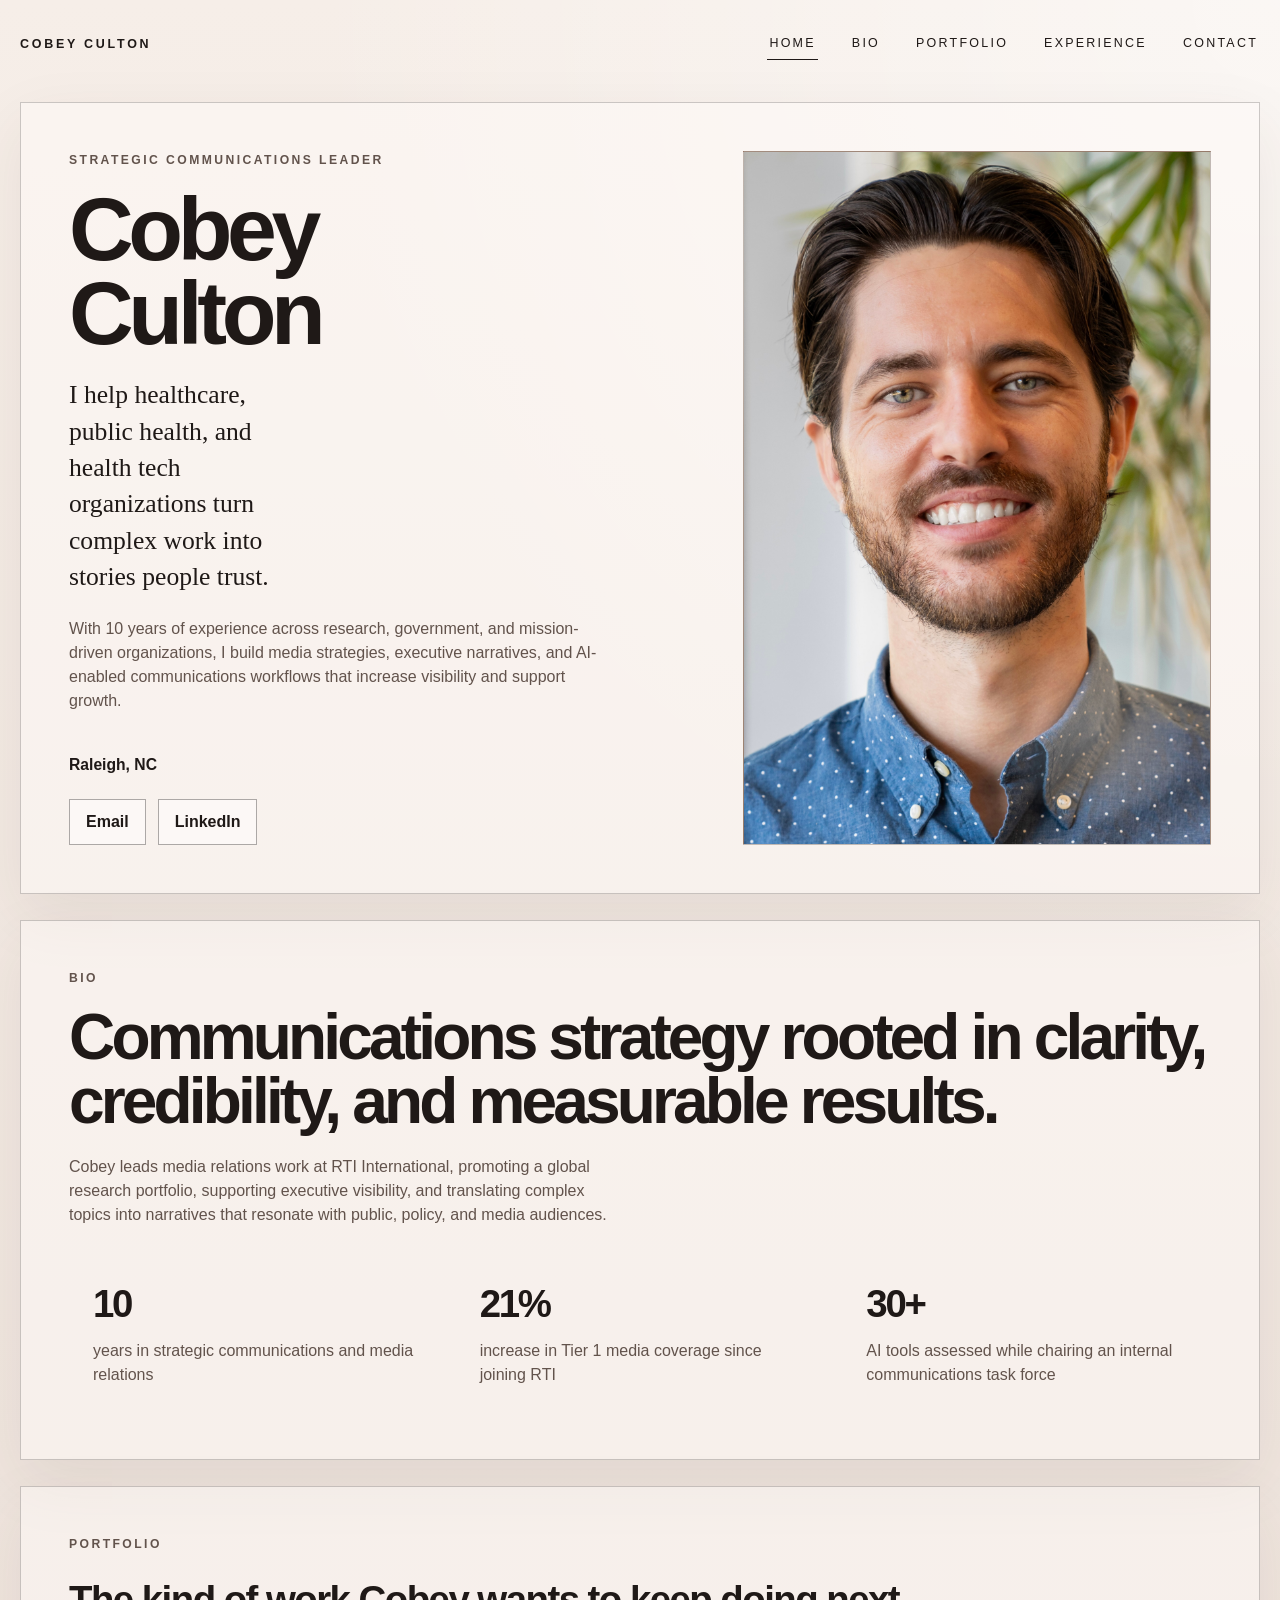
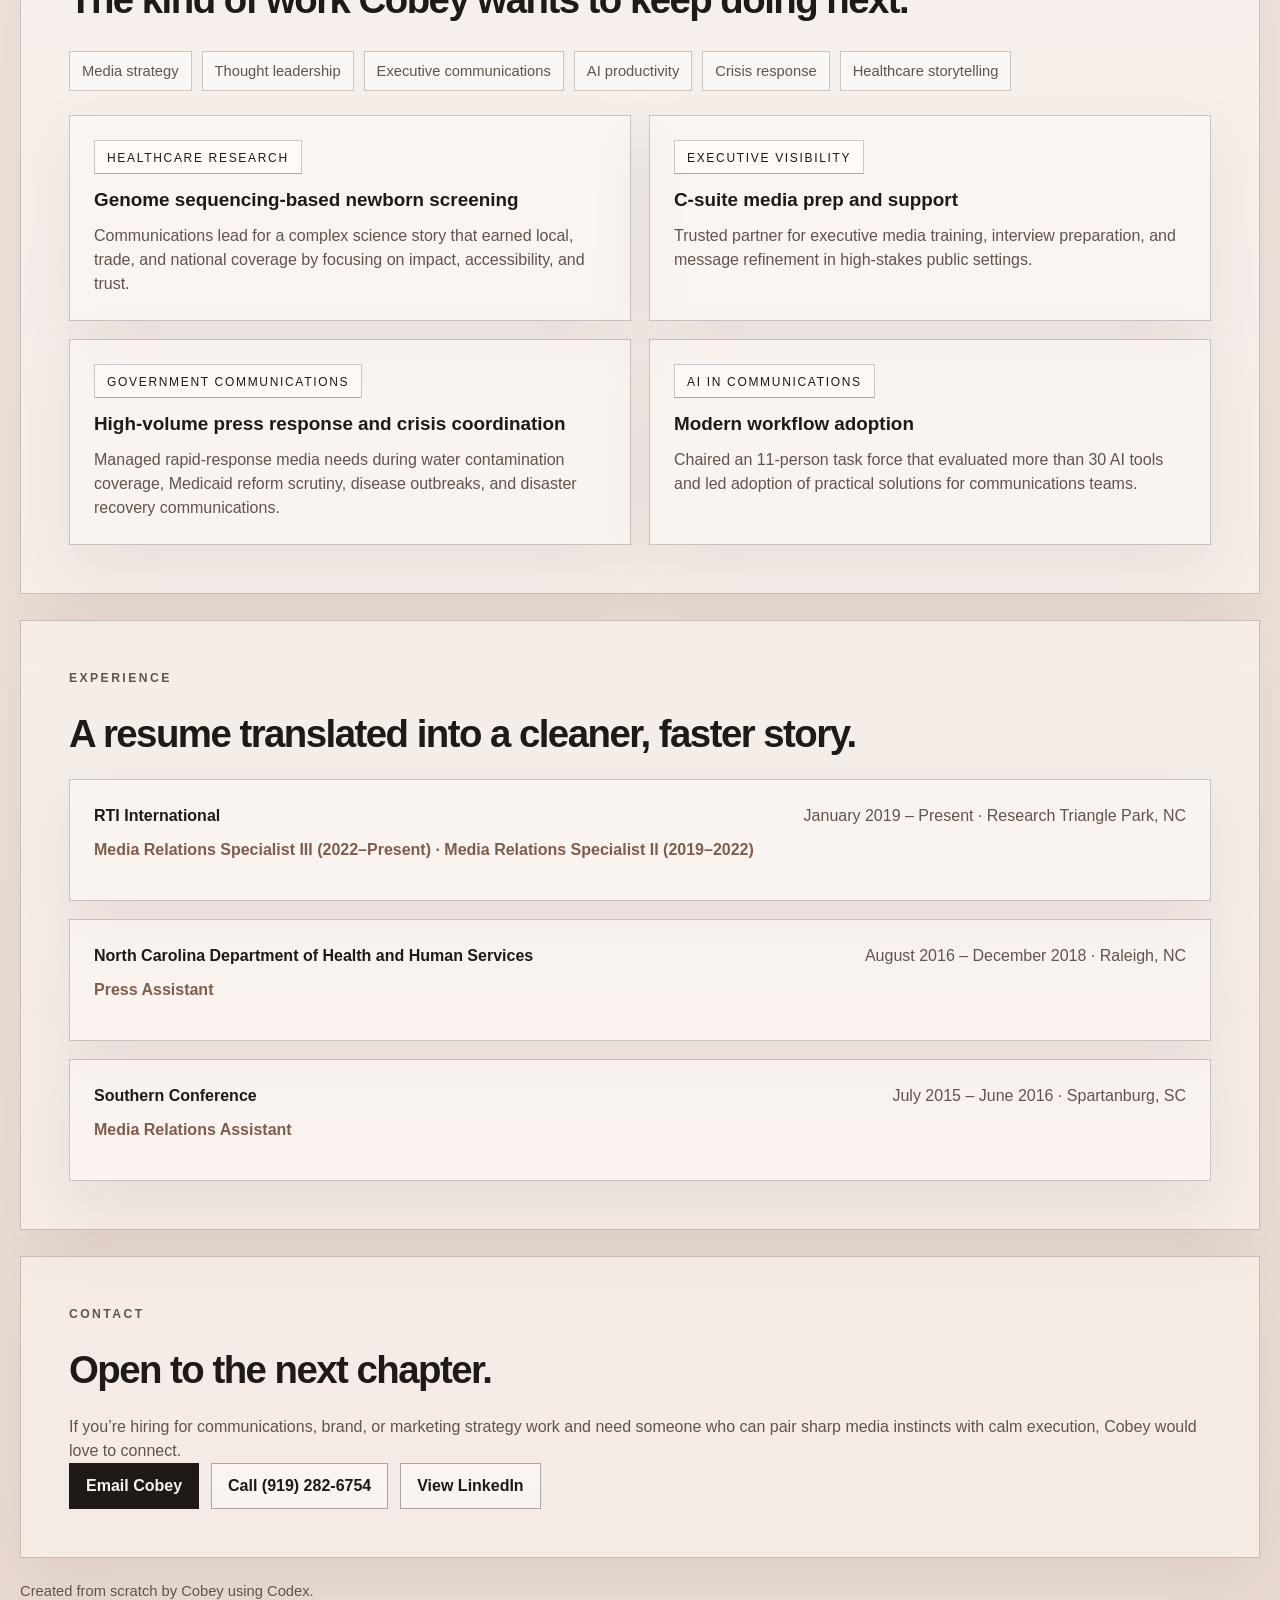
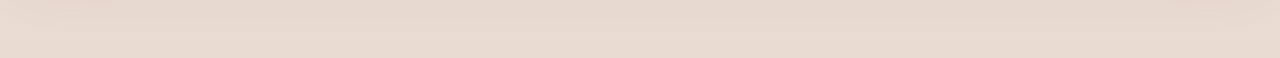
<file: index.html>
<!doctype html>
<html lang="en">
<head>
  <meta charset="utf-8" />
  <meta name="viewport" content="width=device-width, initial-scale=1" />
  <meta name="robots" content="noindex, nofollow, noarchive" />
  <meta
    name="description"
    content="Cobey Culton is a strategic communications leader focused on healthcare, public health, and health tech storytelling."
  />
  <title>Cobey Culton | Strategic Communications Leader</title>
  <link rel="stylesheet" href="style.css" />
</head>
<body>
  <div class="shell">
    <header class="topbar">
      <a href="#top" class="brand">Cobey Culton</a>
      <nav class="nav" aria-label="Primary navigation">
        <a href="#top" class="active">Home</a>
        <a href="#bio">Bio</a>
        <a href="#portfolio">Portfolio</a>
        <a href="#experience">Experience</a>
        <a href="#contact">Contact</a>
      </nav>
    </header>

    <main id="top">
      <section class="hero-frame" aria-labelledby="hero-title">
        <div class="hero-grid">
          <div class="hero-copy">
            <div>
              <p class="eyebrow">Strategic communications leader</p>
              <h1 id="hero-title">Cobey Culton</h1>
              <p class="intro">
                I help healthcare, public health, and health tech organizations turn complex work into stories people trust.
              </p>
              <p class="summary">
                With 10 years of experience across research, government, and mission-driven organizations, I build media strategies,
                executive narratives, and AI-enabled communications workflows that increase visibility and support growth.
              </p>
            </div>

            <div class="hero-footer">
              <div class="contact-line">
                <strong>Raleigh, NC</strong>
              </div>
              <div class="socials" aria-label="Contact links">
                <a href="mailto:cobey.culton@gmail.com">Email</a>
                <a href="https://www.linkedin.com/in/cobey" target="_blank" rel="noreferrer">LinkedIn</a>
              </div>
            </div>
          </div>

          <div class="portrait-panel" aria-label="Cobey Culton headshot panel">
            <img
              class="portrait-image"
              src="images/Cobey Culton-square-1-1.jpg"
              alt="Headshot of Cobey Culton"
            />
          </div>
        </div>
      </section>

      <section id="bio" class="hero-frame page-hero section-block">
        <p class="eyebrow">Bio</p>
        <h2 class="page-title">Communications strategy rooted in clarity, credibility, and measurable results.</h2>
        <p class="page-intro">
          Cobey leads media relations work at RTI International, promoting a global research portfolio, supporting executive visibility,
          and translating complex topics into narratives that resonate with public, policy, and media audiences.
        </p>
        <div class="metrics" aria-label="Career highlights">
          <div class="metric">
            <strong>10</strong>
            <span>years in strategic communications and media relations</span>
          </div>
          <div class="metric">
            <strong>21%</strong>
            <span>increase in Tier 1 media coverage since joining RTI</span>
          </div>
          <div class="metric">
            <strong>30+</strong>
            <span>AI tools assessed while chairing an internal communications task force</span>
          </div>
        </div>
      </section>

      <section id="portfolio" class="section-card section-block">
        <p class="section-label">Portfolio</p>
        <h2 class="section-title">The kind of work Cobey wants to keep doing next.</h2>
        <div class="tag-row" aria-label="Areas of strength">
          <span class="tag">Media strategy</span><span class="tag">Thought leadership</span><span class="tag">Executive communications</span>
          <span class="tag">AI productivity</span><span class="tag">Crisis response</span><span class="tag">Healthcare storytelling</span>
        </div>
        <div class="portfolio-grid">
          <article class="portfolio-card"><span>Healthcare research</span><h3>Genome sequencing-based newborn screening</h3><p>Communications lead for a complex science story that earned local, trade, and national coverage by focusing on impact, accessibility, and trust.</p></article>
          <article class="portfolio-card"><span>Executive visibility</span><h3>C-suite media prep and support</h3><p>Trusted partner for executive media training, interview preparation, and message refinement in high-stakes public settings.</p></article>
          <article class="portfolio-card"><span>Government communications</span><h3>High-volume press response and crisis coordination</h3><p>Managed rapid-response media needs during water contamination coverage, Medicaid reform scrutiny, disease outbreaks, and disaster recovery communications.</p></article>
          <article class="portfolio-card"><span>AI in communications</span><h3>Modern workflow adoption</h3><p>Chaired an 11-person task force that evaluated more than 30 AI tools and led adoption of practical solutions for communications teams.</p></article>
        </div>
      </section>

      <section id="experience" class="section-card section-block">
        <p class="section-label">Experience</p>
        <h2 class="section-title">A resume translated into a cleaner, faster story.</h2>
        <div class="timeline">
          <article class="timeline-item"><div class="timeline-top"><strong>RTI International</strong><span>January 2019 – Present · Research Triangle Park, NC</span></div><p class="timeline-role">Media Relations Specialist III (2022–Present) · Media Relations Specialist II (2019–2022)</p></article>
          <article class="timeline-item"><div class="timeline-top"><strong>North Carolina Department of Health and Human Services</strong><span>August 2016 – December 2018 · Raleigh, NC</span></div><p class="timeline-role">Press Assistant</p></article>
          <article class="timeline-item"><div class="timeline-top"><strong>Southern Conference</strong><span>July 2015 – June 2016 · Spartanburg, SC</span></div><p class="timeline-role">Media Relations Assistant</p></article>
        </div>
      </section>

      <section id="contact" class="contact-card section-block">
        <p class="section-label">Contact</p>
        <h2 class="section-title">Open to the next chapter.</h2>
        <p class="section-text">If you’re hiring for communications, brand, or marketing strategy work and need someone who can pair sharp media instincts with calm execution, Cobey would love to connect.</p>
        <div class="button-row">
          <a class="button primary" href="mailto:cobey.culton@gmail.com">Email Cobey</a>
          <a class="button" href="tel:9192826754">Call (919) 282-6754</a>
          <a class="button" href="https://www.linkedin.com/in/cobey" target="_blank" rel="noreferrer">View LinkedIn</a>
        </div>
      </section>
    </main>

    <footer class="site-footer">
      <span>Created from scratch by Cobey using Codex.</span>
    </footer>
  </div>
</body>
</html>
</file>
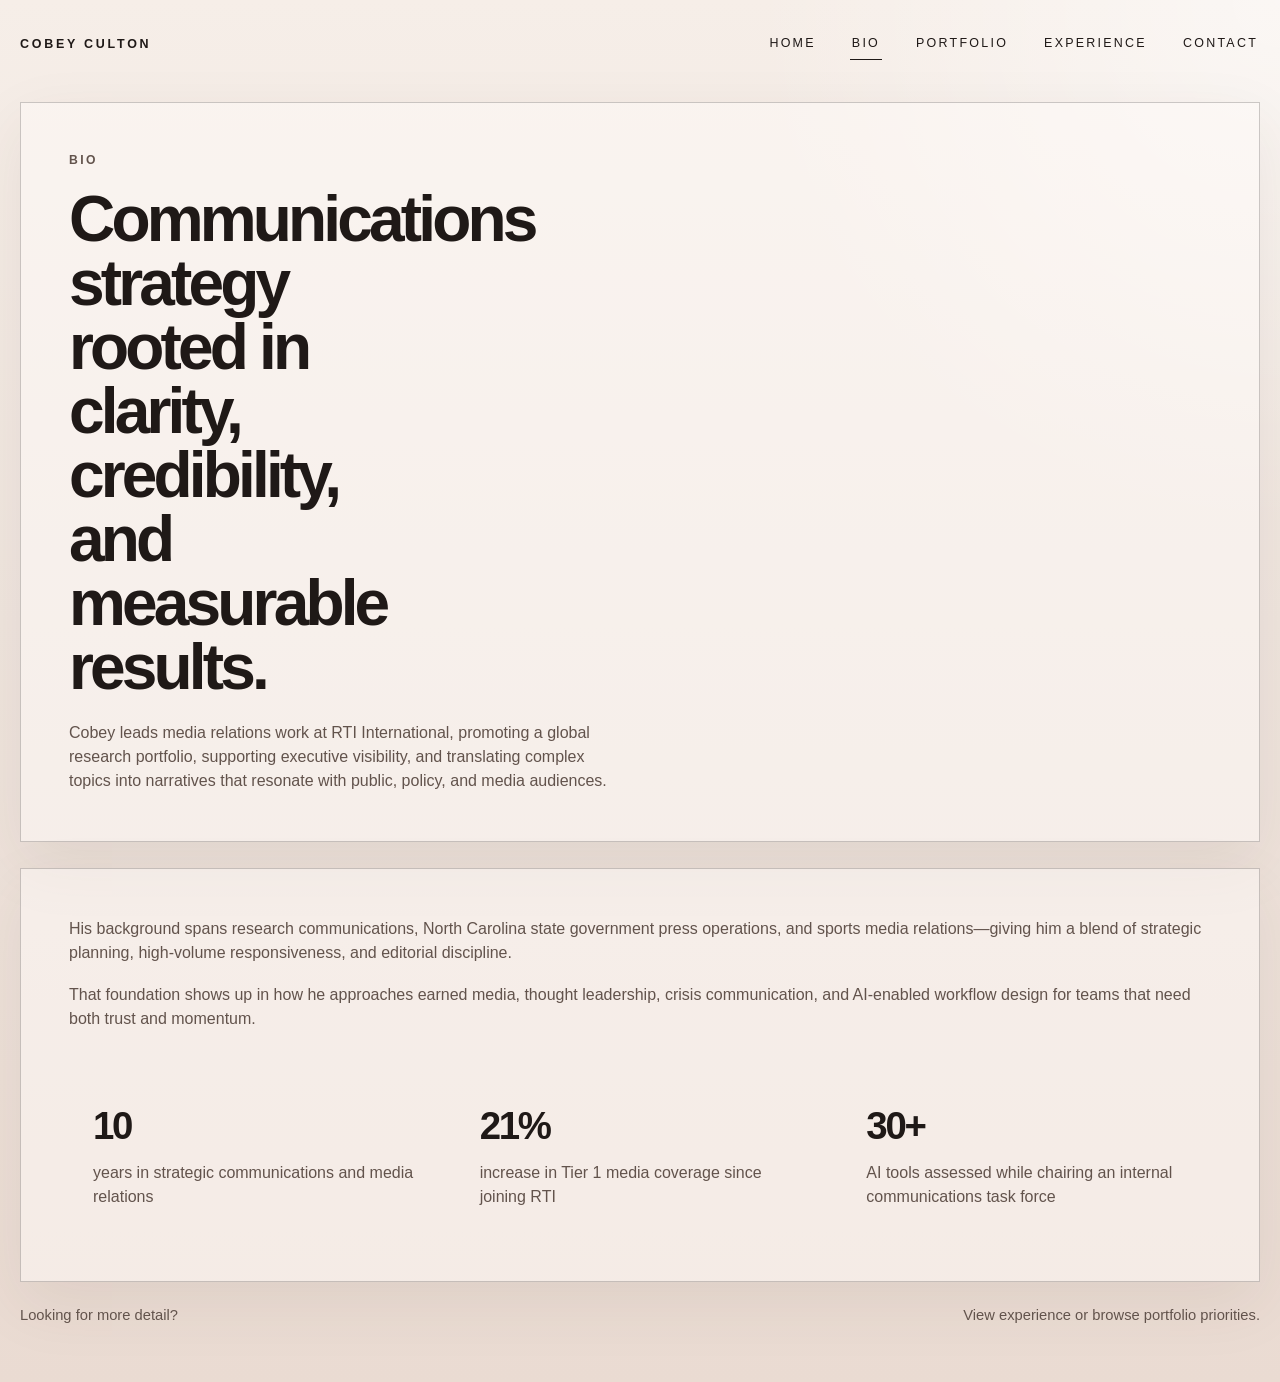
<file: bio.html>
<!doctype html>
<html lang="en">
<head>
  <meta charset="utf-8" />
  <meta name="viewport" content="width=device-width, initial-scale=1" />
  <meta name="robots" content="noindex, nofollow, noarchive" />
  <meta name="description" content="Professional bio and headline career highlights for Cobey Culton." />
  <title>Bio | Cobey Culton</title>
  <link rel="stylesheet" href="style.css" />
</head>
<body>
  <div class="shell">
    <header class="topbar">
      <a href="index.html" class="brand">Cobey Culton</a>
      <nav class="nav" aria-label="Primary navigation">
        <a href="index.html">Home</a>
        <a href="bio.html" class="active">Bio</a>
        <a href="portfolio.html">Portfolio</a>
        <a href="experience.html">Experience</a>
        <a href="contact.html">Contact</a>
      </nav>
    </header>

    <main>
      <section class="hero-frame page-hero">
        <p class="eyebrow">Bio</p>
        <h1 class="page-title">Communications strategy rooted in clarity, credibility, and measurable results.</h1>
        <p class="page-intro">
          Cobey leads media relations work at RTI International, promoting a global research portfolio, supporting executive visibility,
          and translating complex topics into narratives that resonate with public, policy, and media audiences.
        </p>
      </section>

      <section class="section-card">
        <div class="content-stack">
          <p class="section-text">
            His background spans research communications, North Carolina state government press operations, and sports media relations—giving him a blend of
            strategic planning, high-volume responsiveness, and editorial discipline.
          </p>
          <p class="section-text">
            That foundation shows up in how he approaches earned media, thought leadership, crisis communication, and AI-enabled workflow design for teams that
            need both trust and momentum.
          </p>
          <div class="metrics" aria-label="Career highlights">
            <div class="metric">
              <strong>10</strong>
              <span>years in strategic communications and media relations</span>
            </div>
            <div class="metric">
              <strong>21%</strong>
              <span>increase in Tier 1 media coverage since joining RTI</span>
            </div>
            <div class="metric">
              <strong>30+</strong>
              <span>AI tools assessed while chairing an internal communications task force</span>
            </div>
          </div>
        </div>
      </section>
    </main>

    <footer class="site-footer">
      <span>Looking for more detail?</span>
      <span><a href="experience.html">View experience</a> or <a href="portfolio.html">browse portfolio priorities</a>.</span>
    </footer>
  </div>
</body>
</html>
</file>
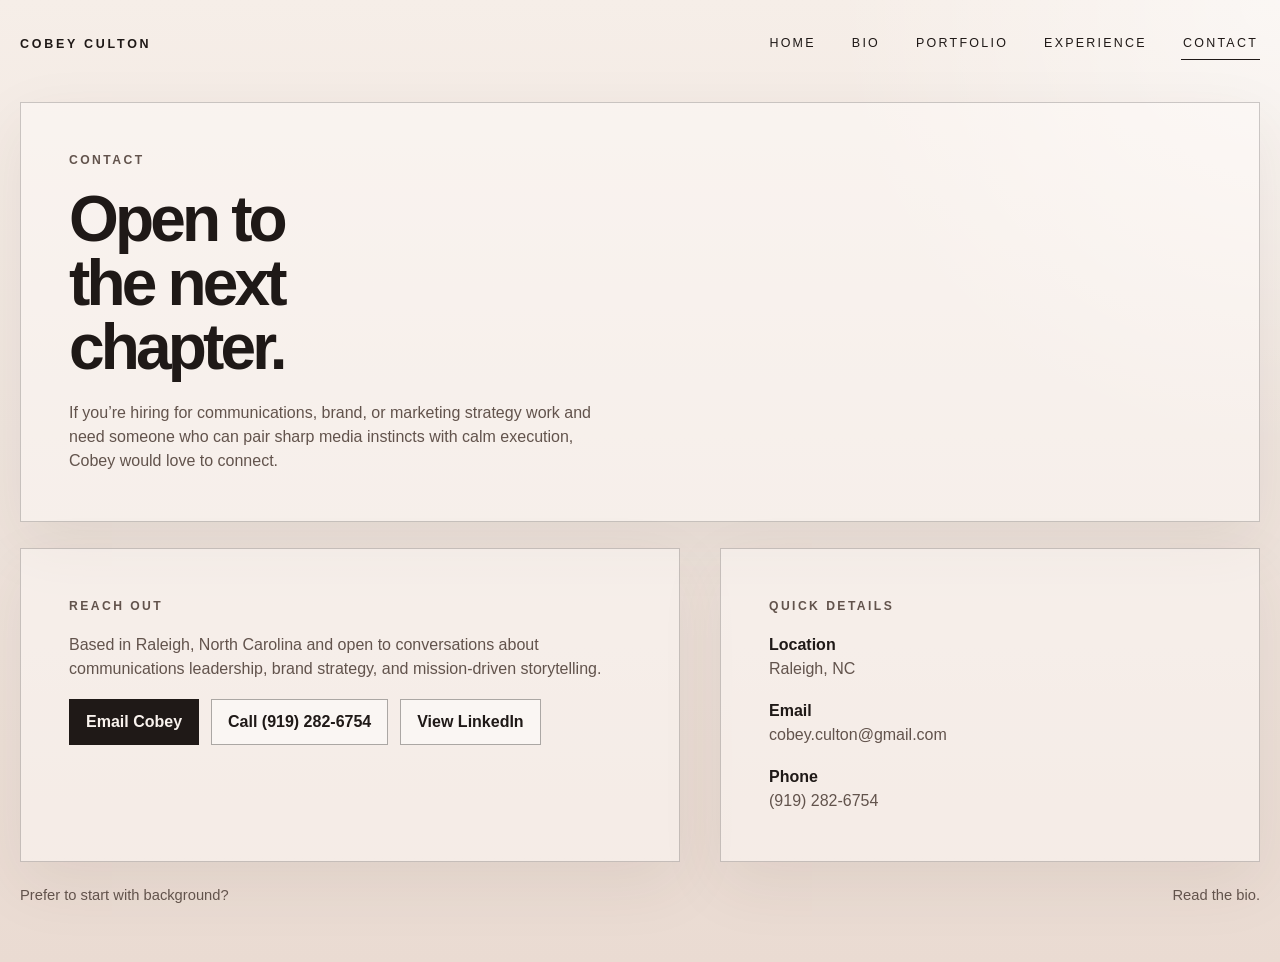
<file: contact.html>
<!doctype html>
<html lang="en">
<head>
  <meta charset="utf-8" />
  <meta name="viewport" content="width=device-width, initial-scale=1" />
  <meta name="robots" content="noindex, nofollow, noarchive" />
  <meta name="description" content="Contact information for Cobey Culton." />
  <title>Contact | Cobey Culton</title>
  <link rel="stylesheet" href="style.css" />
</head>
<body>
  <div class="shell">
    <header class="topbar">
      <a href="index.html" class="brand">Cobey Culton</a>
      <nav class="nav" aria-label="Primary navigation">
        <a href="index.html">Home</a>
        <a href="bio.html">Bio</a>
        <a href="portfolio.html">Portfolio</a>
        <a href="experience.html">Experience</a>
        <a href="contact.html" class="active">Contact</a>
      </nav>
    </header>

    <main>
      <section class="hero-frame page-hero">
        <p class="eyebrow">Contact</p>
        <h1 class="page-title">Open to the next chapter.</h1>
        <p class="page-intro">
          If you’re hiring for communications, brand, or marketing strategy work and need someone who can pair sharp media instincts with calm execution,
          Cobey would love to connect.
        </p>
      </section>

      <section class="contact-grid">
        <div class="contact-card">
          <p class="section-label">Reach out</p>
          <div class="content-stack">
            <p class="section-text">Based in Raleigh, North Carolina and open to conversations about communications leadership, brand strategy, and mission-driven storytelling.</p>
            <div class="button-row">
              <a class="button primary" href="mailto:cobey.culton@gmail.com">Email Cobey</a>
              <a class="button" href="tel:9192826754">Call (919) 282-6754</a>
              <a class="button" href="https://www.linkedin.com/in/cobey" target="_blank" rel="noreferrer">View LinkedIn</a>
            </div>
          </div>
        </div>

        <aside class="info-card">
          <p class="section-label">Quick details</p>
          <div class="split-list">
            <div>
              <strong>Location</strong>
              <p class="section-text">Raleigh, NC</p>
            </div>
            <div>
              <strong>Email</strong>
              <p class="section-text"><a href="mailto:cobey.culton@gmail.com">cobey.culton@gmail.com</a></p>
            </div>
            <div>
              <strong>Phone</strong>
              <p class="section-text"><a href="tel:9192826754">(919) 282-6754</a></p>
            </div>
          </div>
        </aside>
      </section>
    </main>

    <footer class="site-footer">
      <span>Prefer to start with background?</span>
      <span><a href="bio.html">Read the bio</a>.</span>
    </footer>
  </div>
</body>
</html>
</file>
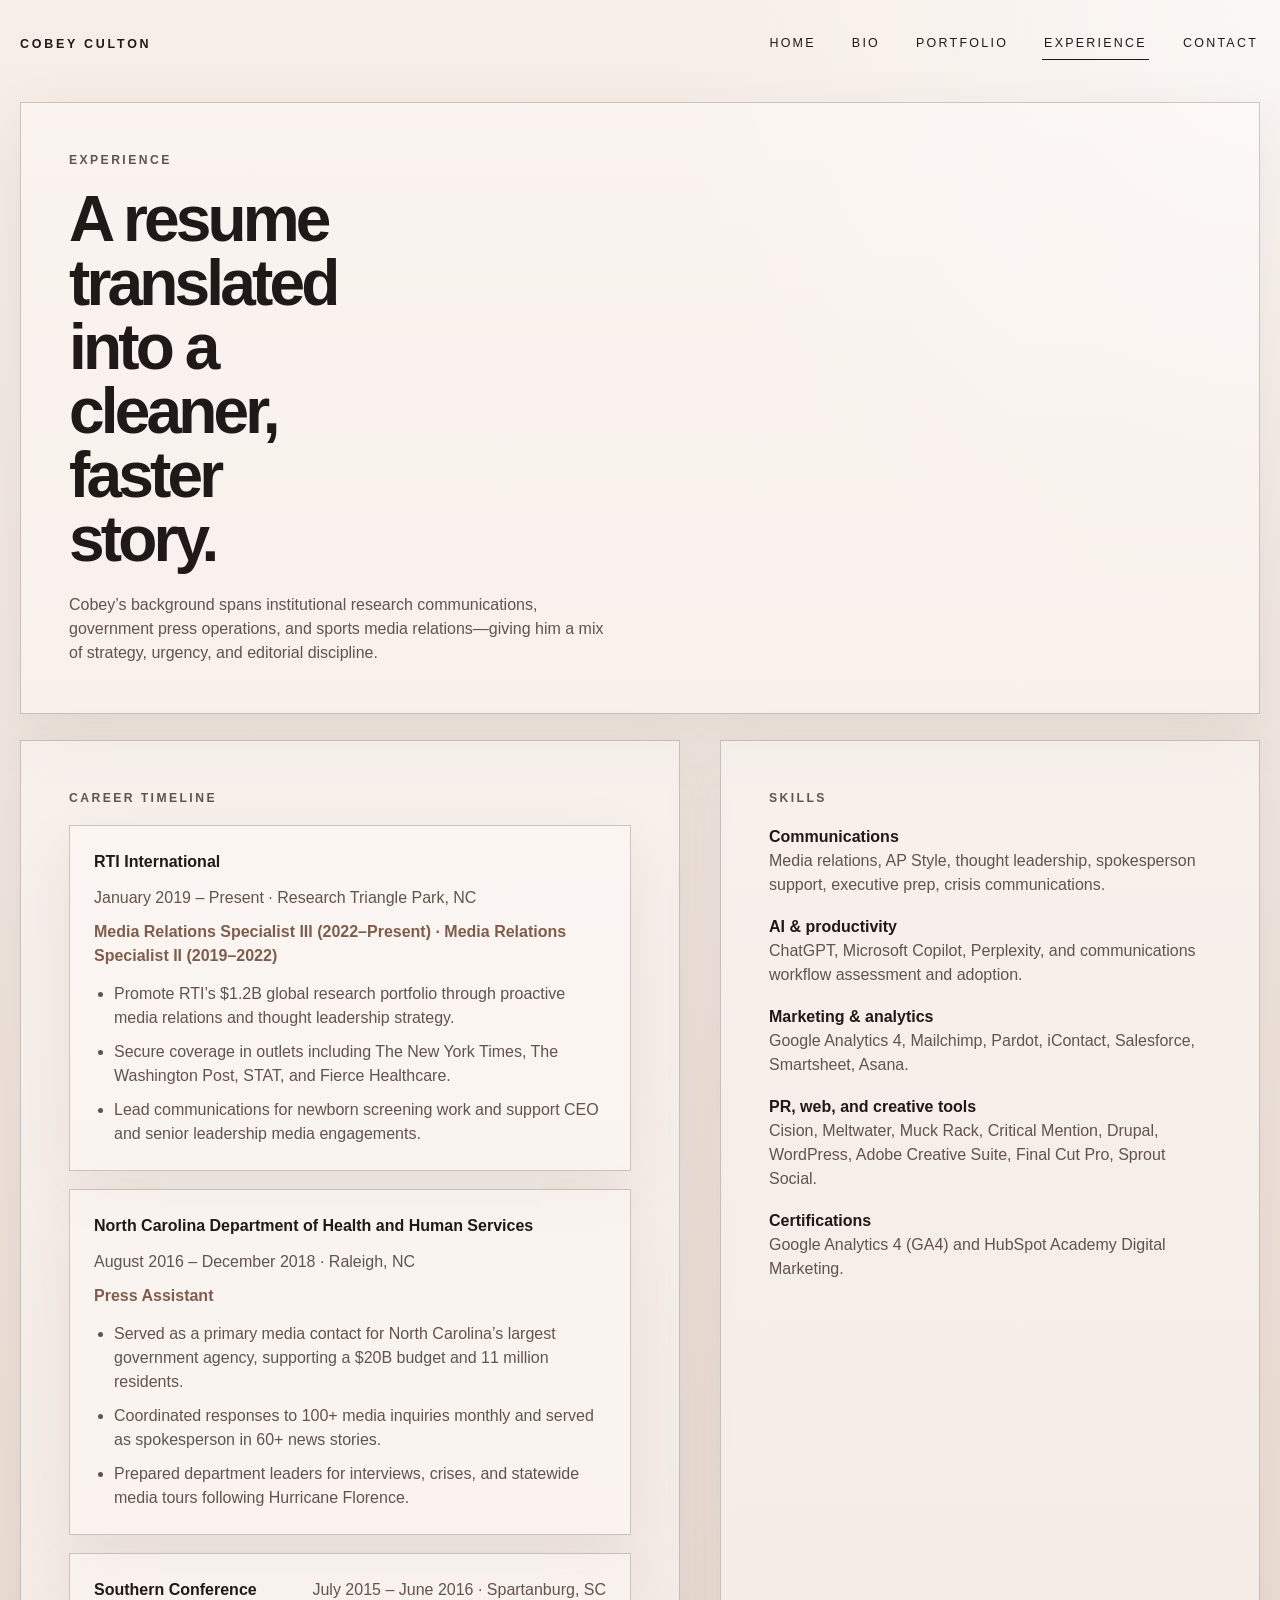
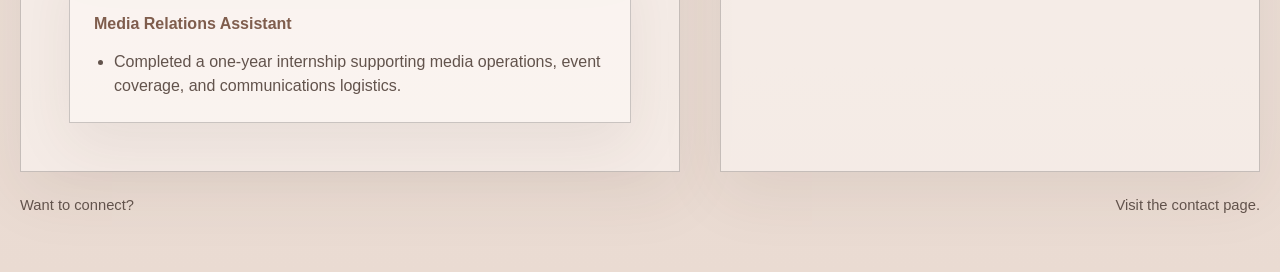
<file: experience.html>
<!doctype html>
<html lang="en">
<head>
  <meta charset="utf-8" />
  <meta name="viewport" content="width=device-width, initial-scale=1" />
  <meta name="robots" content="noindex, nofollow, noarchive" />
  <meta name="description" content="Experience timeline and skills for Cobey Culton." />
  <title>Experience | Cobey Culton</title>
  <link rel="stylesheet" href="style.css" />
</head>
<body>
  <div class="shell">
    <header class="topbar">
      <a href="index.html" class="brand">Cobey Culton</a>
      <nav class="nav" aria-label="Primary navigation">
        <a href="index.html">Home</a>
        <a href="bio.html">Bio</a>
        <a href="portfolio.html">Portfolio</a>
        <a href="experience.html" class="active">Experience</a>
        <a href="contact.html">Contact</a>
      </nav>
    </header>

    <main>
      <section class="hero-frame page-hero">
        <p class="eyebrow">Experience</p>
        <h1 class="page-title">A resume translated into a cleaner, faster story.</h1>
        <p class="page-intro">
          Cobey’s background spans institutional research communications, government press operations, and sports media relations—giving him a mix of strategy,
          urgency, and editorial discipline.
        </p>
      </section>

      <section class="section-grid">
        <div class="section-card">
          <p class="section-label">Career timeline</p>
          <div class="timeline">
            <article class="timeline-item">
              <div class="timeline-top">
                <strong>RTI International</strong>
                <span>January 2019 – Present · Research Triangle Park, NC</span>
              </div>
              <p class="timeline-role">Media Relations Specialist III (2022–Present) · Media Relations Specialist II (2019–2022)</p>
              <ul>
                <li>Promote RTI’s $1.2B global research portfolio through proactive media relations and thought leadership strategy.</li>
                <li>Secure coverage in outlets including The New York Times, The Washington Post, STAT, and Fierce Healthcare.</li>
                <li>Lead communications for newborn screening work and support CEO and senior leadership media engagements.</li>
              </ul>
            </article>
            <article class="timeline-item">
              <div class="timeline-top">
                <strong>North Carolina Department of Health and Human Services</strong>
                <span>August 2016 – December 2018 · Raleigh, NC</span>
              </div>
              <p class="timeline-role">Press Assistant</p>
              <ul>
                <li>Served as a primary media contact for North Carolina’s largest government agency, supporting a $20B budget and 11 million residents.</li>
                <li>Coordinated responses to 100+ media inquiries monthly and served as spokesperson in 60+ news stories.</li>
                <li>Prepared department leaders for interviews, crises, and statewide media tours following Hurricane Florence.</li>
              </ul>
            </article>
            <article class="timeline-item">
              <div class="timeline-top">
                <strong>Southern Conference</strong>
                <span>July 2015 – June 2016 · Spartanburg, SC</span>
              </div>
              <p class="timeline-role">Media Relations Assistant</p>
              <ul>
                <li>Completed a one-year internship supporting media operations, event coverage, and communications logistics.</li>
              </ul>
            </article>
          </div>
        </div>

        <aside class="info-card">
          <p class="section-label">Skills</p>
          <div class="split-list">
            <div>
              <strong>Communications</strong>
              <p class="section-text">Media relations, AP Style, thought leadership, spokesperson support, executive prep, crisis communications.</p>
            </div>
            <div>
              <strong>AI & productivity</strong>
              <p class="section-text">ChatGPT, Microsoft Copilot, Perplexity, and communications workflow assessment and adoption.</p>
            </div>
            <div>
              <strong>Marketing & analytics</strong>
              <p class="section-text">Google Analytics 4, Mailchimp, Pardot, iContact, Salesforce, Smartsheet, Asana.</p>
            </div>
            <div>
              <strong>PR, web, and creative tools</strong>
              <p class="section-text">Cision, Meltwater, Muck Rack, Critical Mention, Drupal, WordPress, Adobe Creative Suite, Final Cut Pro, Sprout Social.</p>
            </div>
            <div>
              <strong>Certifications</strong>
              <p class="section-text">Google Analytics 4 (GA4) and HubSpot Academy Digital Marketing.</p>
            </div>
          </div>
        </aside>
      </section>
    </main>

    <footer class="site-footer">
      <span>Want to connect?</span>
      <span><a href="contact.html">Visit the contact page</a>.</span>
    </footer>
  </div>
</body>
</html>
</file>
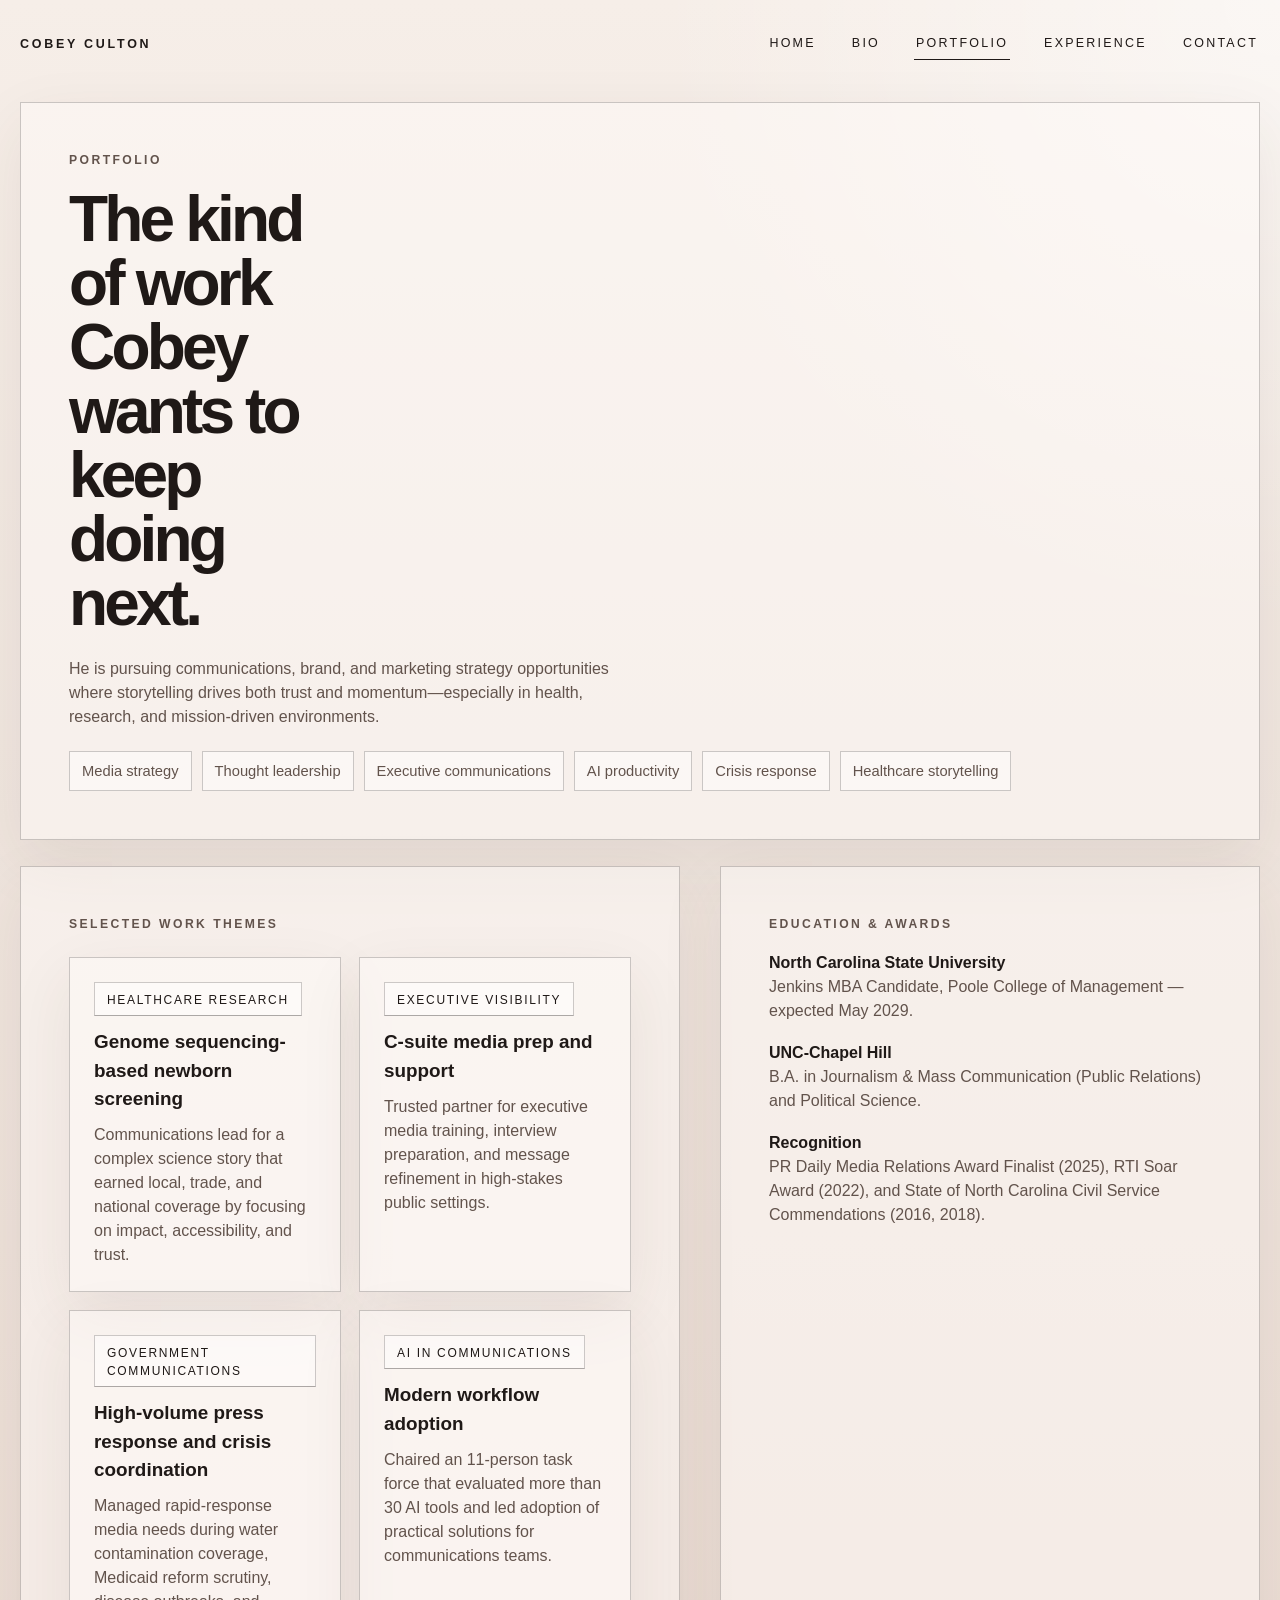
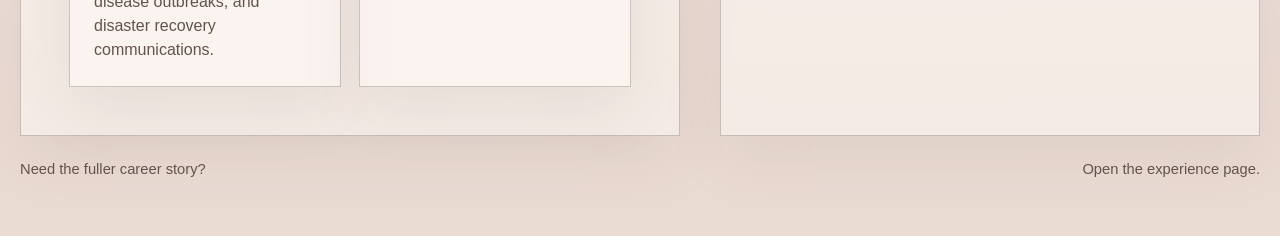
<file: portfolio.html>
<!doctype html>
<html lang="en">
<head>
  <meta charset="utf-8" />
  <meta name="viewport" content="width=device-width, initial-scale=1" />
  <meta name="robots" content="noindex, nofollow, noarchive" />
  <meta name="description" content="Portfolio themes, focus areas, education, and recognition for Cobey Culton." />
  <title>Portfolio | Cobey Culton</title>
  <link rel="stylesheet" href="style.css" />
</head>
<body>
  <div class="shell">
    <header class="topbar">
      <a href="index.html" class="brand">Cobey Culton</a>
      <nav class="nav" aria-label="Primary navigation">
        <a href="index.html">Home</a>
        <a href="bio.html">Bio</a>
        <a href="portfolio.html" class="active">Portfolio</a>
        <a href="experience.html">Experience</a>
        <a href="contact.html">Contact</a>
      </nav>
    </header>

    <main>
      <section class="hero-frame page-hero">
        <p class="eyebrow">Portfolio</p>
        <h1 class="page-title">The kind of work Cobey wants to keep doing next.</h1>
        <p class="page-intro">
          He is pursuing communications, brand, and marketing strategy opportunities where storytelling drives both trust and momentum—especially in health,
          research, and mission-driven environments.
        </p>
        <div class="tag-row" aria-label="Areas of strength">
          <span class="tag">Media strategy</span>
          <span class="tag">Thought leadership</span>
          <span class="tag">Executive communications</span>
          <span class="tag">AI productivity</span>
          <span class="tag">Crisis response</span>
          <span class="tag">Healthcare storytelling</span>
        </div>
      </section>

      <section class="section-grid">
        <div class="section-card">
          <p class="section-label">Selected work themes</p>
          <div class="portfolio-grid">
            <article class="portfolio-card">
              <span>Healthcare research</span>
              <h3>Genome sequencing-based newborn screening</h3>
              <p>Communications lead for a complex science story that earned local, trade, and national coverage by focusing on impact, accessibility, and trust.</p>
            </article>
            <article class="portfolio-card">
              <span>Executive visibility</span>
              <h3>C-suite media prep and support</h3>
              <p>Trusted partner for executive media training, interview preparation, and message refinement in high-stakes public settings.</p>
            </article>
            <article class="portfolio-card">
              <span>Government communications</span>
              <h3>High-volume press response and crisis coordination</h3>
              <p>Managed rapid-response media needs during water contamination coverage, Medicaid reform scrutiny, disease outbreaks, and disaster recovery communications.</p>
            </article>
            <article class="portfolio-card">
              <span>AI in communications</span>
              <h3>Modern workflow adoption</h3>
              <p>Chaired an 11-person task force that evaluated more than 30 AI tools and led adoption of practical solutions for communications teams.</p>
            </article>
          </div>
        </div>

        <aside class="info-card">
          <p class="section-label">Education & awards</p>
          <div class="split-list">
            <div>
              <strong>North Carolina State University</strong>
              <p class="section-text">Jenkins MBA Candidate, Poole College of Management — expected May 2029.</p>
            </div>
            <div>
              <strong>UNC-Chapel Hill</strong>
              <p class="section-text">B.A. in Journalism & Mass Communication (Public Relations) and Political Science.</p>
            </div>
            <div>
              <strong>Recognition</strong>
              <p class="section-text">PR Daily Media Relations Award Finalist (2025), RTI Soar Award (2022), and State of North Carolina Civil Service Commendations (2016, 2018).</p>
            </div>
          </div>
        </aside>
      </section>
    </main>

    <footer class="site-footer">
      <span>Need the fuller career story?</span>
      <span><a href="experience.html">Open the experience page</a>.</span>
    </footer>
  </div>
</body>
</html>
</file>
<file: style.css>
:root {
  color-scheme: light;
  --bg: #efe5de;
  --panel: #f5ede7;
  --panel-strong: #e9ddd4;
  --text: #1f1917;
  --muted: #62534c;
  --line: rgba(31, 25, 23, 0.22);
  --line-strong: rgba(31, 25, 23, 0.36);
  --accent: #7f5d4d;
  --shadow: 0 22px 60px rgba(72, 49, 39, 0.08);
  --max: 1240px;
  --sans: "Inter", "Avenir Next", "Segoe UI", Arial, sans-serif;
  --serif: "Iowan Old Style", "Palatino Linotype", "Book Antiqua", Georgia, serif;
}

* {
  box-sizing: border-box;
}

body {
  margin: 0;
  font-family: var(--sans);
  color: var(--text);
  background:
    radial-gradient(circle at top right, rgba(255,255,255,0.55), transparent 28%),
    linear-gradient(180deg, #f6eee8 0%, var(--bg) 45%, #eadbd2 100%);
  line-height: 1.5;
}

img {
  max-width: 100%;
  display: block;
}

a {
  color: inherit;
  text-decoration: none;
}

a:hover {
  color: var(--accent);
}

:focus-visible {
  outline: 2px solid var(--accent);
  outline-offset: 3px;
}

.shell {
  width: min(calc(100% - 40px), var(--max));
  margin: 0 auto;
  padding: 28px 0 56px;
}

.topbar {
  display: flex;
  justify-content: space-between;
  align-items: center;
  gap: 24px;
  margin-bottom: 42px;
  text-transform: uppercase;
  letter-spacing: 0.18em;
  font-size: 0.78rem;
}

.brand {
  font-weight: 700;
  letter-spacing: 0.22em;
}

.nav {
  display: flex;
  flex-wrap: wrap;
  justify-content: center;
  gap: 14px 32px;
}

.nav a {
  padding: 6px 2px;
  border-bottom: 1px solid transparent;
}

.nav a:hover,
.nav a.active {
  border-bottom-color: var(--text);
  color: var(--text);
}

.hero-frame,
.section-card,
.info-card,
.timeline-item,
.portfolio-card,
.footer-card,
.preview-card,
.contact-card {
  border: 1px solid var(--line);
  background: rgba(255, 252, 249, 0.5);
  box-shadow: var(--shadow);
}

.hero-frame,
.section-card,
.info-card,
.footer-card,
.preview-card,
.contact-card {
  padding: clamp(24px, 4vw, 48px);
}

.hero-grid,
.section-grid,
.contact-grid,
.preview-grid {
  display: grid;
  gap: clamp(24px, 4vw, 40px);
}

.hero-grid {
  grid-template-columns: minmax(0, 1.15fr) minmax(300px, 0.85fr);
  align-items: stretch;
}

.section-grid,
.contact-grid {
  grid-template-columns: 1.1fr 0.9fr;
}

.preview-grid {
  grid-template-columns: repeat(3, minmax(0, 1fr));
  margin-top: 24px;
}

.eyebrow,
.section-label {
  margin: 0 0 18px;
  color: var(--muted);
  text-transform: uppercase;
  letter-spacing: 0.2em;
  font-size: 0.76rem;
  font-weight: 700;
}

h1,
.page-title {
  margin: 0;
  letter-spacing: -0.06em;
}

h1 {
  font-size: clamp(3rem, 7vw, 5.7rem);
  line-height: 0.94;
  max-width: 8ch;
}

.page-title {
  font-size: clamp(2.5rem, 5vw, 4.5rem);
  line-height: 1;
}

.hero-copy {
  display: flex;
  flex-direction: column;
  justify-content: space-between;
  min-height: 100%;
}

.intro {
  margin: 22px 0 0;
  font-family: var(--serif);
  font-size: clamp(1.25rem, 2vw, 2.1rem);
  line-height: 1.42;
  max-width: 18ch;
}

.summary,
.section-text,
.preview-card p,
.portfolio-card p,
.contact-list,
.page-intro {
  color: var(--muted);
}

.summary,
.page-intro {
  margin: 22px 0 0;
  max-width: 62ch;
  font-size: 1rem;
}

.hero-footer {
  margin-top: 40px;
  display: grid;
  gap: 22px;
}

.contact-line,
.contact-list {
  display: flex;
  flex-wrap: wrap;
  gap: 8px 14px;
  align-items: center;
  font-size: 0.98rem;
}

.contact-line strong {
  color: var(--text);
}

.socials,
.button-row,
.inline-links {
  display: flex;
  flex-wrap: wrap;
  gap: 12px;
}

.socials a,
.button,
.inline-links a {
  display: inline-flex;
  align-items: center;
  justify-content: center;
  min-height: 44px;
  padding: 10px 16px;
  border: 1px solid var(--line-strong);
  background: rgba(255,255,255,0.45);
  font-weight: 600;
  transition: transform 0.15s ease, background 0.15s ease, border-color 0.15s ease;
}

.socials a:hover,
.button:hover,
.inline-links a:hover {
  transform: translateY(-1px);
  background: rgba(255,255,255,0.72);
  border-color: var(--text);
}

.button.primary {
  background: var(--text);
  color: #f9f3ee;
  border-color: var(--text);
}

.button.primary:hover {
  color: #fff;
  background: #342724;
}

.portrait-panel {
  position: relative;
  overflow: hidden;
  min-height: 520px;
  border: 1px solid var(--line);
  background:
    radial-gradient(circle at 75% 20%, rgba(255,255,255,0.82), transparent 30%),
    linear-gradient(155deg, #efe7e0 8%, #dfcdbf 45%, #b89681 100%);
}

.portrait-panel::before {
  content: "";
  position: absolute;
  inset: 32px;
  border: 1px solid rgba(255,255,255,0.45);
}

.portrait-panel::after {
  content: "";
  position: absolute;
  inset: auto 24px 24px auto;
  width: 180px;
  height: 180px;
  border-radius: 50%;
  background: radial-gradient(circle, rgba(255,255,255,0.35), rgba(255,255,255,0));
  filter: blur(6px);
}

.portrait-image {
  position: absolute;
  inset: 0;
  width: 100%;
  height: 100%;
  object-fit: cover;
  object-position: center top;
}

.portrait-content {
  position: relative;
  z-index: 1;
  height: 100%;
  padding: 36px;
  display: flex;
  flex-direction: column;
  justify-content: flex-end;
}

.portrait-meta {
  max-width: 20rem;
  margin-left: auto;
  padding: 22px;
  background: rgba(255, 248, 243, 0.72);
  backdrop-filter: blur(4px);
  border: 1px solid rgba(31,25,23,0.12);
}

.portrait-meta p,
.preview-card span,
.metric span,
.timeline-top span,
.tag,
.site-footer {
  color: var(--muted);
}

.portrait-meta p,
.portfolio-card p,
.section-text,
.footer-card p {
  margin: 0;
}

.portrait-meta strong,
.preview-card h3,
.portfolio-card h3,
.timeline-top strong {
  display: block;
  color: var(--text);
}

.section-block {
  margin-top: 26px;
}

.section-title {
  margin: 0 0 16px;
  font-size: clamp(1.8rem, 3vw, 2.6rem);
  letter-spacing: -0.04em;
}

.metrics,
.timeline,
.split-list,
.content-stack {
  display: grid;
  gap: 18px;
}

.metrics {
  grid-template-columns: repeat(3, 1fr);
  margin-top: 24px;
}

.metric,
.timeline-item,
.portfolio-card {
  padding: 24px;
}

.metric strong {
  display: block;
  font-size: clamp(1.9rem, 3vw, 2.8rem);
  letter-spacing: -0.06em;
  margin-bottom: 6px;
}

.timeline-top {
  display: flex;
  justify-content: space-between;
  gap: 12px;
  align-items: baseline;
  flex-wrap: wrap;
  margin-bottom: 10px;
}

.timeline-role {
  margin: 0 0 14px;
  font-weight: 600;
  color: var(--accent);
}

ul {
  margin: 0;
  padding-left: 20px;
  color: var(--muted);
}

li + li {
  margin-top: 10px;
}

.tag-row {
  display: flex;
  flex-wrap: wrap;
  gap: 10px;
  margin-top: 22px;
}

.tag,
.preview-card span,
.portfolio-card span {
  display: inline-block;
  padding: 8px 12px;
  border: 1px solid var(--line);
  background: rgba(255,255,255,0.45);
  font-size: 0.92rem;
}

.preview-card span,
.portfolio-card span {
  margin-bottom: 12px;
  padding-bottom: 6px;
  border-bottom: 1px solid var(--line-strong);
  text-transform: uppercase;
  letter-spacing: 0.14em;
  font-size: 0.75rem;
}

.portfolio-grid {
  display: grid;
  grid-template-columns: repeat(2, minmax(0, 1fr));
  gap: 18px;
  margin-top: 24px;
}

.footer-card {
  margin-top: 28px;
}

.footer-card h2 {
  margin: 0 0 12px;
  font-size: clamp(2rem, 3vw, 2.8rem);
  letter-spacing: -0.05em;
}

.footer-card p {
  margin: 0 0 22px;
  max-width: 62ch;
}

.preview-card h3,
.portfolio-card h3 {
  margin: 0 0 10px;
  font-size: 1.18rem;
}

.page-hero {
  margin-bottom: 26px;
}

.site-footer {
  margin-top: 22px;
  display: flex;
  justify-content: space-between;
  gap: 16px;
  flex-wrap: wrap;
  font-size: 0.92rem;
}

@media (max-width: 980px) {
  .hero-grid,
  .section-grid,
  .metrics,
  .portfolio-grid,
  .preview-grid,
  .contact-grid {
    grid-template-columns: 1fr;
  }

  .portrait-panel {
    min-height: 420px;
  }
}

@media (max-width: 700px) {
  .shell {
    width: min(calc(100% - 24px), var(--max));
    padding-top: 20px;
  }

  .topbar {
    flex-direction: column;
    align-items: flex-start;
    margin-bottom: 28px;
  }

  .nav {
    gap: 10px 18px;
    justify-content: flex-start;
  }

  .hero-frame,
  .section-card,
  .info-card,
  .timeline-item,
  .portfolio-card,
  .footer-card,
  .preview-card,
  .contact-card {
    padding: 22px;
  }

  .portrait-content {
    padding: 24px;
  }

  .portrait-panel::before {
    inset: 18px;
  }
}
</file>
